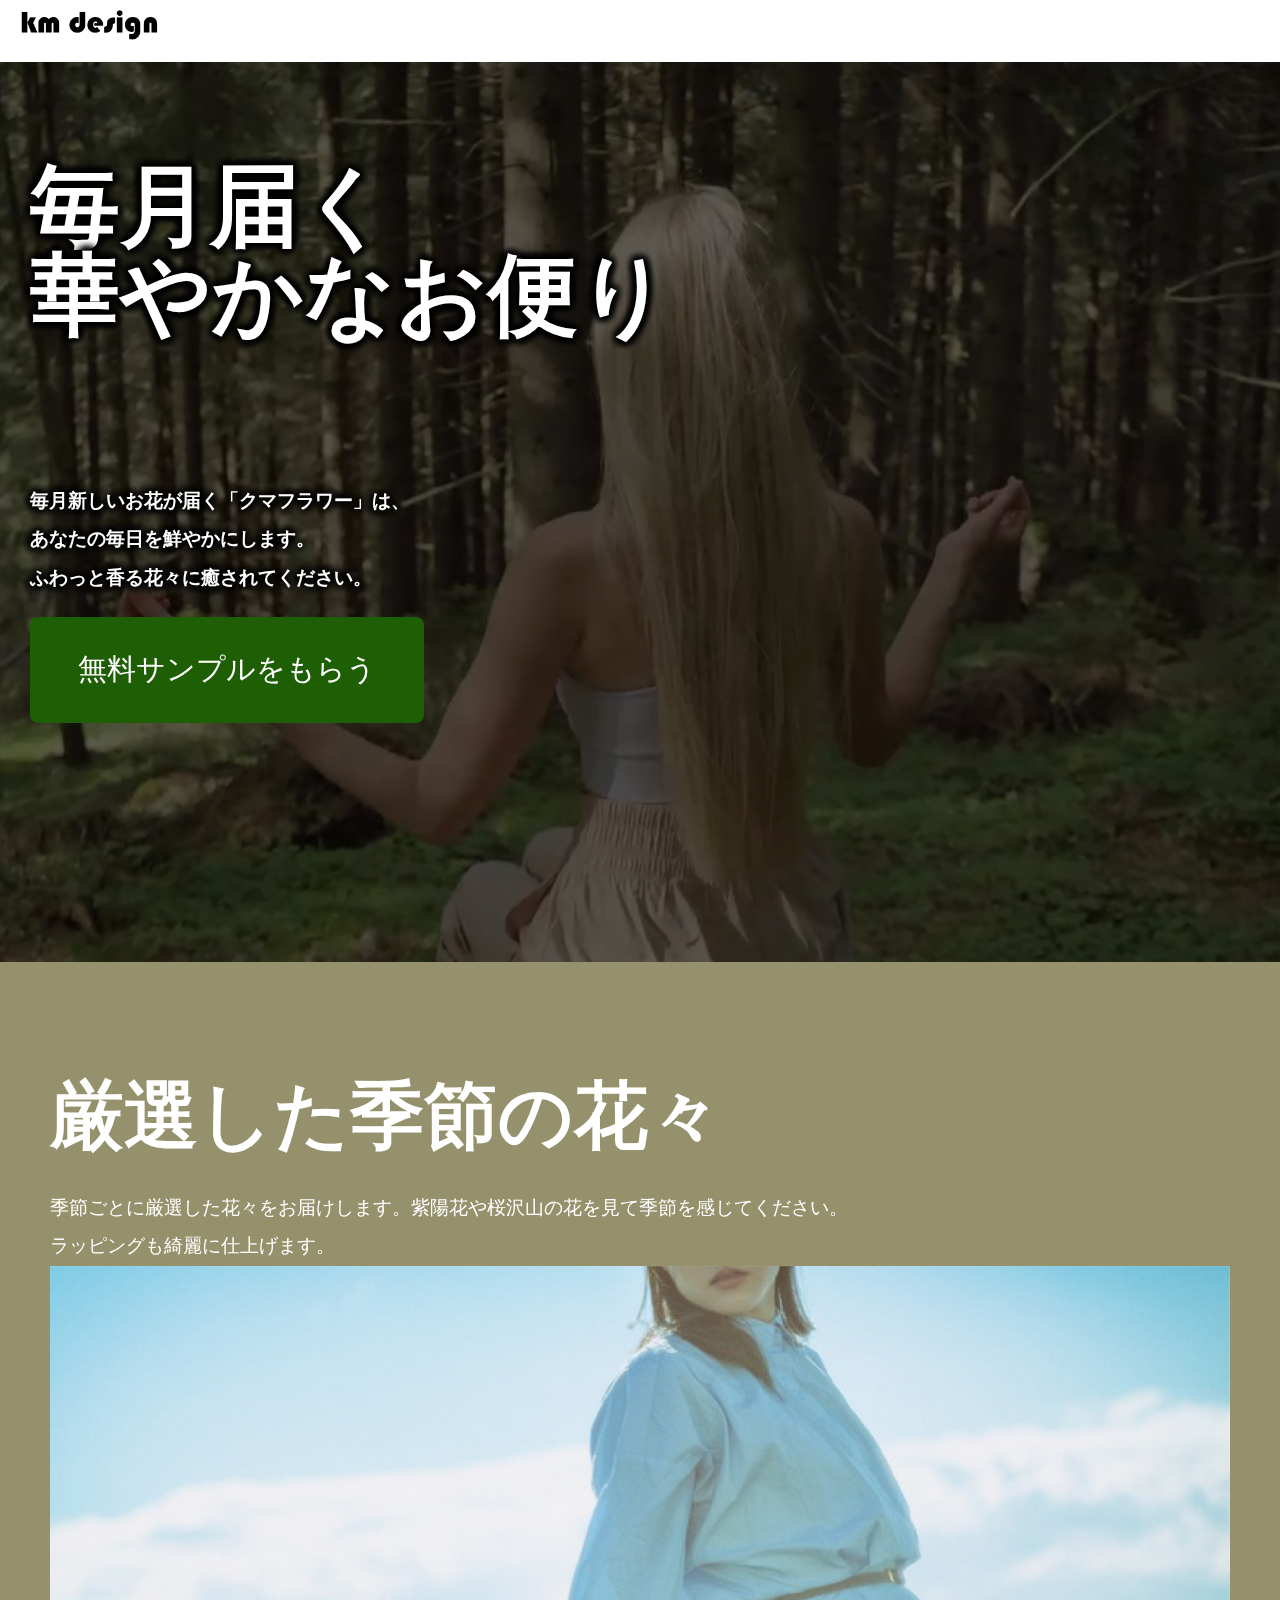
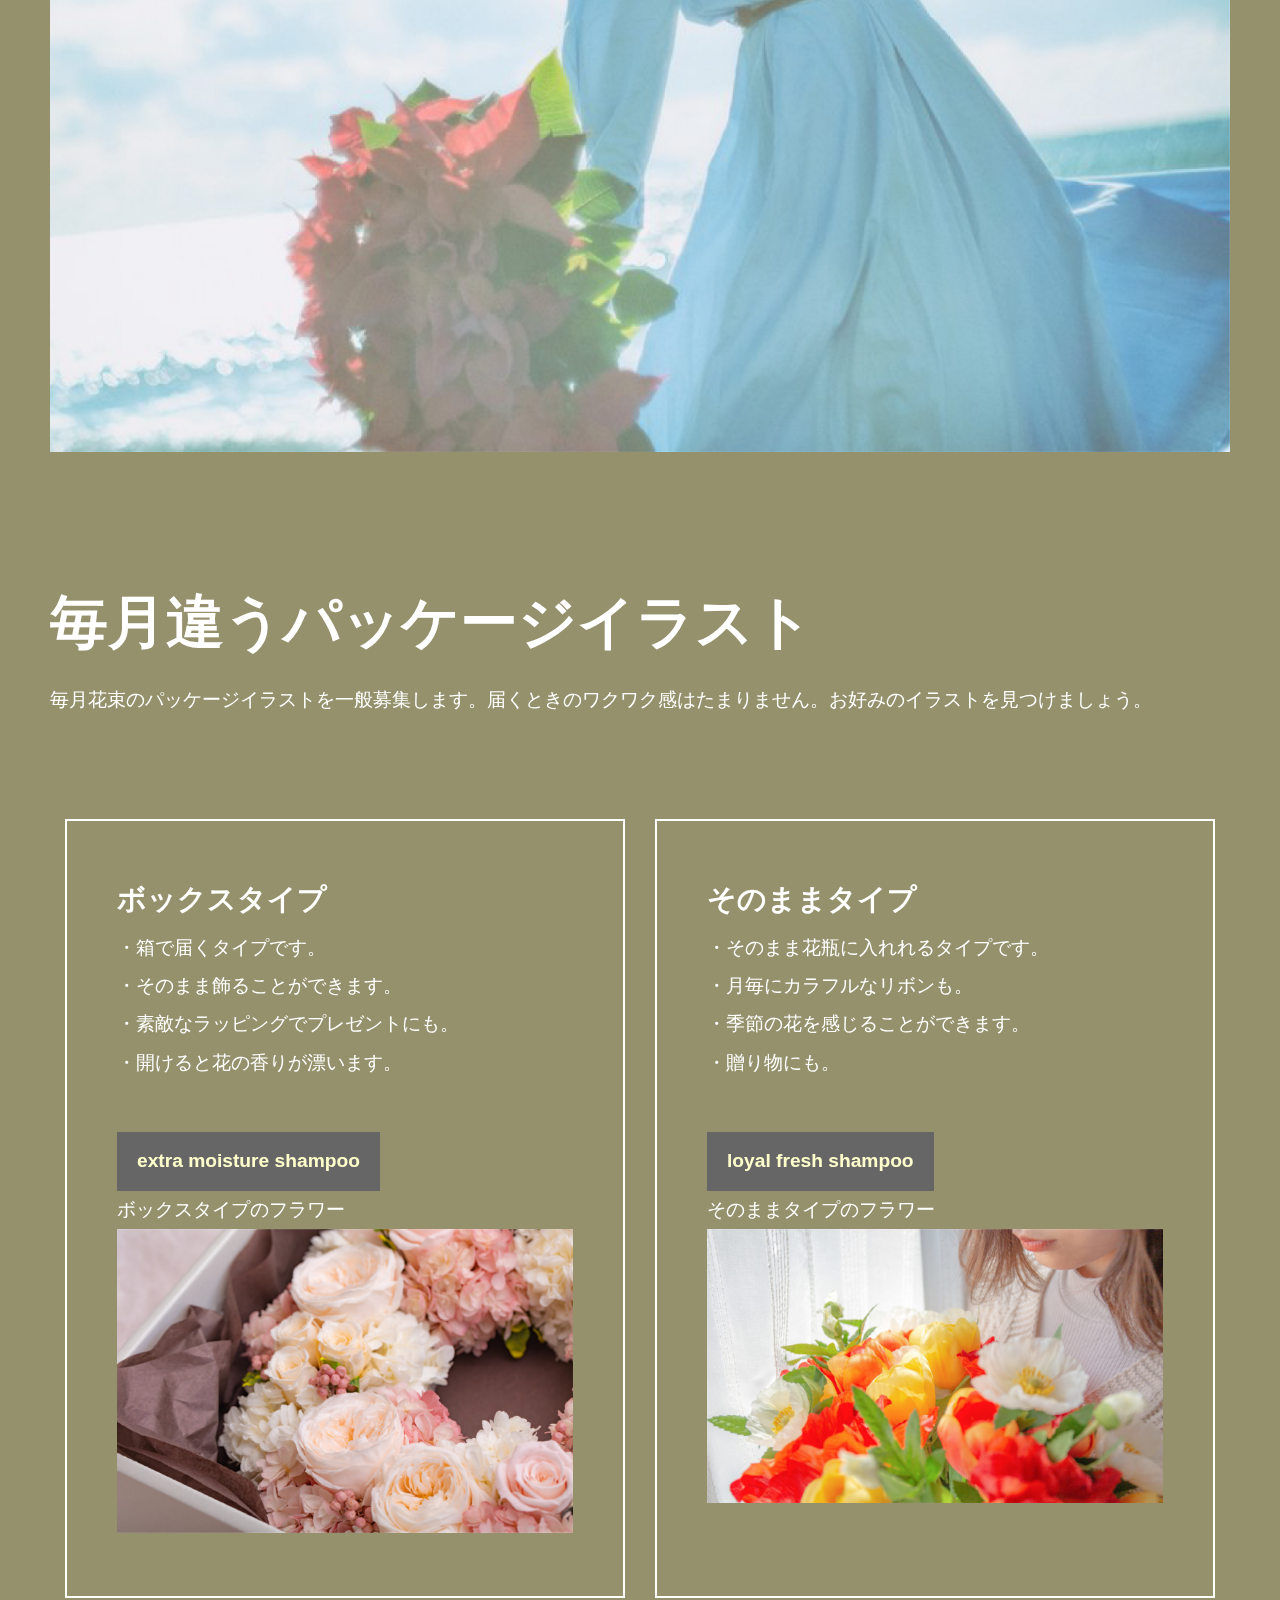
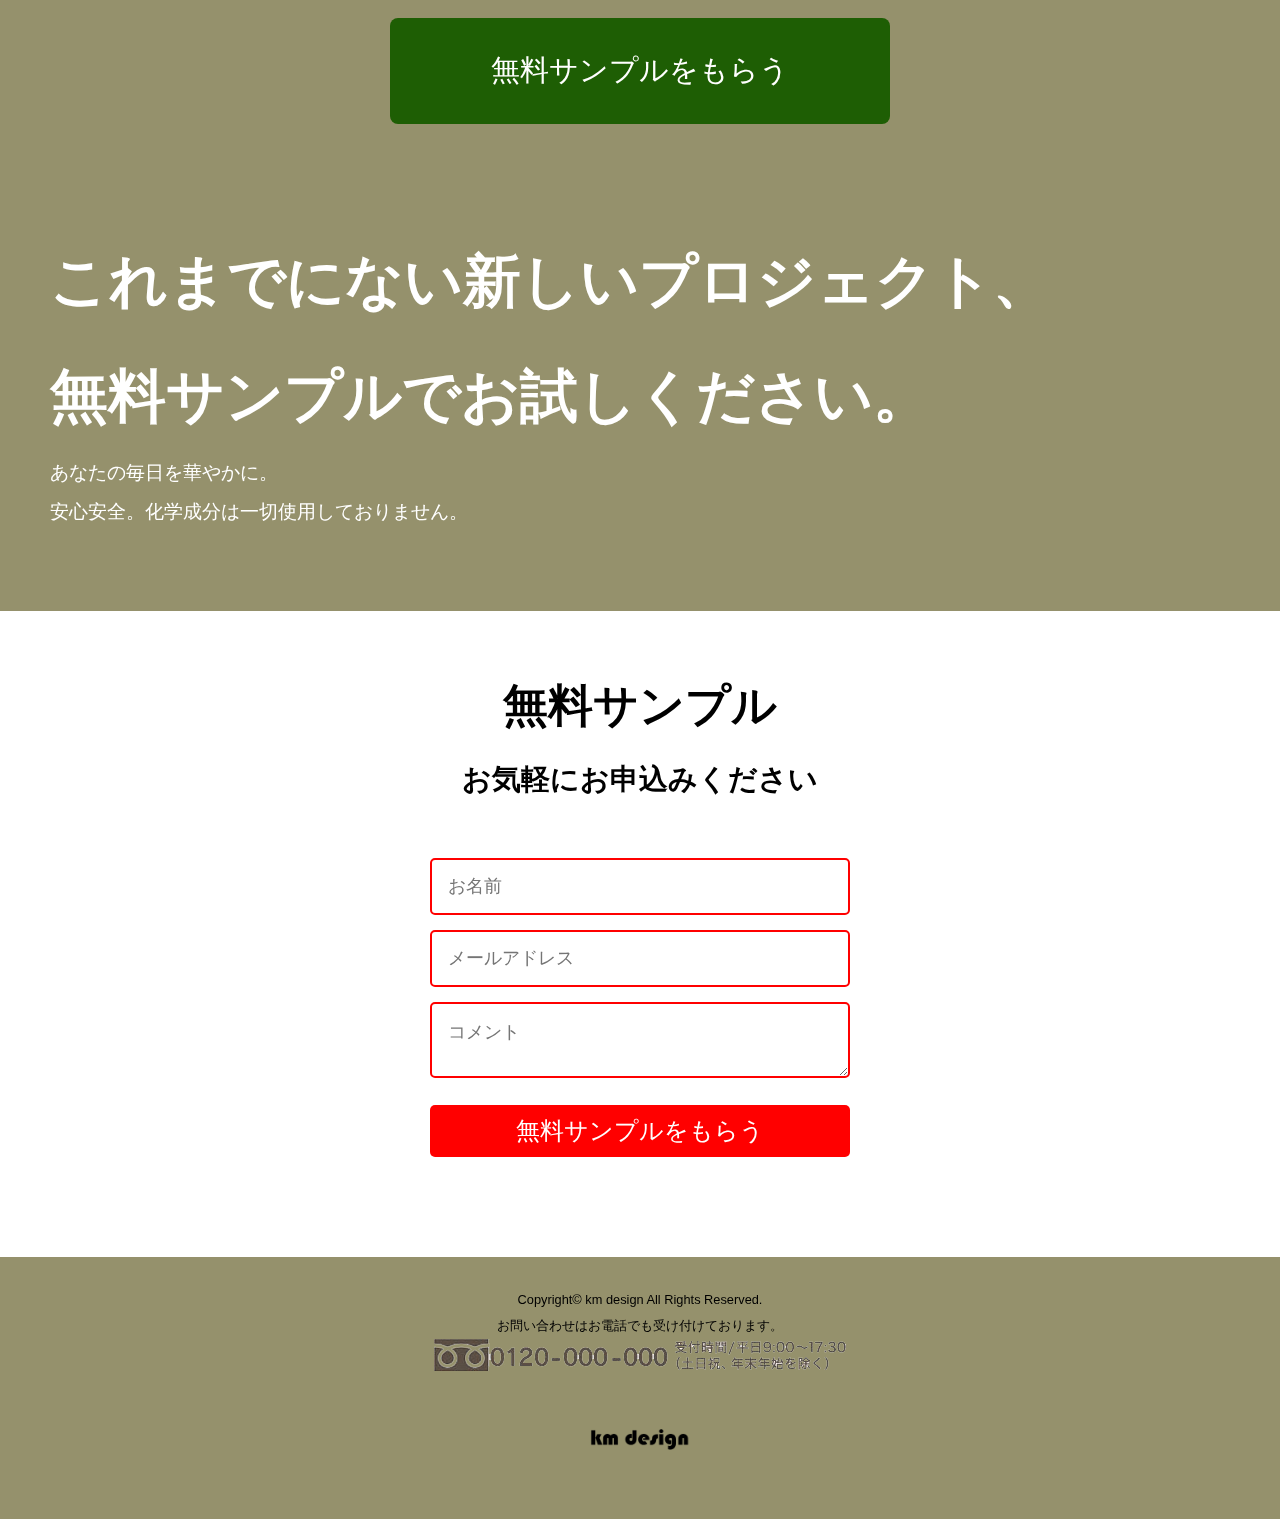
<file: lp_flower_/index.html>
<!DOCTYPE html>
<html lang="ja">
<head>
<meta charset="UTF-8">
<title>毎月届く鮮やかな花束「クマフラワー」</title>
<meta name="viewport" content="width=device-width, initial-scale=1">
<meta name="description" content="業界最安の家庭教師はクマデザイン">
<link rel="stylesheet" href="css/style.css">
</head>

<body>
<div id="container">

<header>
<h1 id="logo"><a href="#"><img src="images/logo.png" alt="km design"></a></h1>
</header>


<main>
	<section>
	<div class="mainLayer">
		<div class="layer-txt txt-fuchi">毎月届く<br />華やかなお便り</div>
		<div class="mainVideo">
			<video src="images/top-shampoo3.mp4" autoplay loop muted playsinlin></video>
			<!--ここにビデオを配置-->
		</div>
		<div class="layer-btn">
			<p class="txt-fuchi">毎月新しいお花が届く「クマフラワー」は、<br class="break-pc" />
			あなたの毎日を鮮やかにします。<br />
			ふわっと香る花々に癒されてください。</p>
			<div class="btnContactArea">
				<a href="#cta" class="btn_blue"><span class="bl__text">無料サンプルをもらう</span></a>
			</div>
		</div>
	</div><!--/mainLayer-->
	</section>


	<section>
	<div class="problem">
	<h2>厳選した<span class="break-sm">季節の花々</span></h2>
	<p>季節ごとに厳選した花々をお届けします。紫陽花や桜沢山の花を見て季節を感じてください。</p>
	<p>ラッピングも綺麗に仕上げます。</p>
	<p><img src="images/424.jpg" alt="4:2:4" class="ai"></p>

	<h3>毎月違うパッケージイラスト</h3>
	<p>毎月花束のパッケージイラストを一般募集します。届くときのワクワク感はたまりません。お好みのイラストを見つけましょう。</p>

		<div class="yesnoRow">
			<div class="yesnoBox">
			<h4>ボックスタイプ</h4>
				<p>・箱で届くタイプです。</p>
				<p>・そのまま飾ることができます。</p>
				<p>・素敵なラッピングでプレゼントにも。</p>
				<p>・開けると花の香りが漂います。</p>
			<h5>extra moisture shampoo</h5>
				<div class="pointDetail">ボックスタイプのフラワー</div>
				<img src="images/item4.jpg" alt="辛いイメージ">
			</div>
			<div class="yesnoBox">
			<h4>そのままタイプ</h4>
				<p>・そのまま花瓶に入れれるタイプです。</p>
				<p>・月毎にカラフルなリボンも。</p>
				<p>・季節の花を感じることができます。</p>
				<p>・贈り物にも。</p>
			<h5>loyal fresh shampoo</h5>
				<div class="pointDetail">そのままタイプのフラワー</div>
				<img src="images/item2.jpg" alt="楽なイメージ">
			</div>
		</div>

		 <div class="btnContactArea">
			<a href="#cta" class="btn_blue m-auto"><span class="bl__text">無料サンプルをもらう</span></a>
		</div>

	<h3>これまでにない新しいプロジェクト、<br />無料サンプルでお試しください。</h3>
		<p>あなたの毎日を華やかに。</p>
		<p>安心安全。化学成分は一切使用しておりません。</p>
	</div><!--/problem-->
	</section>



	<section id="cta">
	<div class="cta">
	<h2>無料サンプル</h2>
	<h3>お気軽にお申込みください</h3>
			<form>      
			  <input name="name" type="text" class="feedback-input" placeholder="お名前" />   
			  <input name="email" type="text" class="feedback-input" placeholder="メールアドレス" />
			  <textarea name="text" class="feedback-input" placeholder="コメント"></textarea>
			  <input type="submit" value="無料サンプルをもらう"/>
			</form>
	</div><!--/cta-->
	</section>


</main>



<footer>
<small>Copyright&copy; km design All Rights Reserved.</small><br />
お問い合わせはお電話でも受け付けております。
	<div><img src="images/footer_tel.png" alt="telephone"></div>
	<div class="footer-logo"><a href="#"><img src="images/logo.png" alt="km design"></a></div>
</footer>

</div><!--/container-->
</body>
</html>
</file>
<file: lp_flower_/css/style.css>
@charset "utf-8";
* { 
	box-sizing:border-box; 
	margin:0px; 
	padding:0px; 
	font-size:100%; 
}
body {
	margin: 0px;
	padding: 0px;
	color: #000;
	font-family: "游ゴシック Medium", "Yu Gothic Medium", "游ゴシック体", YuGothic, "ヒラギノ角ゴ Pro W3", "Hiragino Kaku Gothic Pro", "メイリオ", Meiryo, "ＭＳ Ｐゴシック", "MS PGothic", sans-serif;
	font-size:18px;
	line-height:2;
	background:#fff;
}
img { 
	border:none; 
	max-width:100%; 
	height:auto; 
}
a	{ 
	color:#666; 
	text-decoration:none; 
	transition:0.3s; 
}

.text-center { 
	text-align:center; 
}
.text-right	{ 
	text-align:right; 
}
.text-left	{ 
	text-align:left; 
}
.m-auto { 
	margin:auto; 
}

#container { 
	max-width:1400px; 
	margin:0 auto; 
	padding:0; 
}
header { 
	padding:10px 20px; 
}
header #logo img { 
	width:140px; 
}
footer { 
	text-align:center; 
	padding:30px 0px 10px; 
	font-size:0.8rem; 
	background:#95916c; 
}
footer .footer-logo { 
	width:100px; 
	margin:50px auto; 
}
/* スマホ用調整 */
@media screen and (max-width:767px){
	#container { 
		width:auto; 
	}
	footer { 
		text-align:center; 
		padding:10px; 
	}
	.break-pc { 
		display:none; 
	}
}


.mainLayer {
	position: relative;
	height: 100vh;
	min-height: 700px;
}
.mainLayer .layer-txt {
	position: absolute;
	top: 100px;
	left: 30px;
	line-height: 1;
	font-size: 5.6rem;
	font-weight: bold;
	color: #fff;
}
.mainVideo {
	position:absolute;
	width: 100%;
	height: 100%;
	overflow: hidden;
	background: url("../images/top-shampoo3.jpg") center/cover;
	z-index: -1;
}
.mainVideo::after {
	position: absolute;
	content: "";
	background:rgba(0,0,0,0.6);
	left:0;
	top: 0;
	right: 0;
	bottom: 0;
}
.mainVideo video {
	position: absolute;
	min-width: 100%;
	min-height: 100%;
	top: 50%;
	left:50%;
	transform: translate(-50%,-50%);
}
.mainLayer .layer-btn {
	position:absolute;
	top: 420px;
	left: 30px;
	padding: 0 30px 0 0;
}
.mainLayer .layer-btn p {
	font-size: 1.2rem;
	font-weight: bold;
	color: #fff;
}
.txt-fuchi { 
	text-shadow:0 0 10px #000,
	0 0 10px #000,
	0 0 10px #000,
	0 0 10px #000,
	0 0 10px #000,
	0 0 10px #000,
	0 0 10px #000,
	0 0 10px #000; 
}
/* スマホ用調整 */
@media screen and (max-width:767px){
	.mainLayer{
		height: 700px;
	}
	.mainLayer .layer-txt {
		font-size: 3.1rem;
		line-height: 1.4;
		left: 10px;
	}
	.mainLayer .layer-btn {
		top:320px;
	}
}


.problem { 
	background:#95916c; 
	font-size:1.2rem; 
	color:#fff; 
	padding:80px 50px; 
}
.problem h2 { 
	font-size:4.6rem; 
	font-weight:bold; 
}
.problem h3 { 
	font-size:3.6rem; 
	font-weight:bold; 
	margin-top:100px; 
}
.problem h4 { 
	font-size:1.8rem; 
	font-weight:bold; 
	color:#fff; 
}
.problem h5 { 
	font-size:1.2rem; 
	font-weight:bold; 
	color:#ffc; 
	background:#666; 
	display:inline-block; 
	padding:10px 20px; 
	margin-top:50px; 
}
.problem img.ai { 
	width:100%; 
}
.problem .yesnoRow { 
	display:flex; 
	justify-content:space-between; 
	margin-top:100px; 
}
.problem .yesnoBox { 
	width:50%; 
	border:solid 2px #fff; 
	padding:50px; 
	margin:0 15px; 
}
.problem .yes { 
	background:#eee; 
	color:#000; 
	border:solid 2px #f00; 
}
.problem .yes h4 { 
	color:#f00; 
}
.problem .yes h5 { 
	background:#f00; 
}
/* スマホ用調整 */
@media screen and (max-width:767px){
	.problem { 
		padding:50px 20px; 
	}
	.problem h2 { 
		font-size:2.4rem; 
		color:#ff0; 
		line-height:1.2; 
		margin-bottom:20px; 
	}
	.problem h3 { 
		font-size:2.2rem; 
		color:#ff0; 
		line-height:1.2; 
		margin-bottom:20px; 
	}
	.problem img.ai { 
		width:100%; 
	}
	.problem .yesnoRow { 
		display:block; 
	}
	.problem .yesnoBox { 
		width:100%; 
		padding:20px; 
		margin:0 0 50px 0; 
	}
}


.cta {
	padding:50px 30px; 
}
.cta h2 { 
	font-size:2.8rem; 
	font-weight:bold; 
	text-align:center; 
}
.cta h3 { 
	font-size:1.8rem; 
	font-weight:bold; 
	text-align:center; 
}
.cta p { 
	text-align:center; 
}
.cta form { 
	max-width:420px; 
	margin:50px auto; 
}
.cta .feedback-input { 
	border-radius:5px; 
	border:2px solid #f00; 
	padding:16px; 
	margin-bottom:15px; 
	width:100%; 
}
.cta .feedback-input:focus { 
	border:2px solid #000; 
}
.ct textarea { 
	height:150px; 
	line-height:150%; 
	resize:vertical; 
}
[type="submit"] { 
	width:100%; 
	background:#f00; 
	border-radius:5px; 
	border:0; cursor:pointer;
	color:#fff; 
	font-size:24px; 
	padding:10px 0px; 
	transition:all 0.3s; 
}
[type="submit"]:hover { 
	background:#000; 
}
/* スマホ用調整 */
@media screen and (max-width:767px){
	.cta { 
		padding:30px 20px; 
	}
	.cta h2 { 
		font-size:1.8rem; 
	}
	.cta h3 { 
		font-size:1.6rem; 
	}
}


.btnContactArea { 
	margin:20px 0;
}
.btnContactArea a.btn_blue { 
	display:block; 
	padding:1.5rem 3.0rem; 
	border-radius:8px; 
	transition:0.3s; 
	max-width:500px; 
	background:#1e5e04; 
}
.btnContactArea a.btn_blue span.bl__text { 
	display:block; 
	position:relative; 
	text-align:center; 
	color:#fff; 
	font-size:1.8rem; 
}
a.btn_blue:hover { 
	background:#32a303; 
}
/* スマホ用調整 */
@media screen and (max-width:767px){
	.btnContactArea a.btn_blue { 
		max-width:100%; 
		padding:1.5rem 1.2rem; 
	}
	.btnContactArea a.btn_blue span.bl__text { 
		font-size:1.2rem; 
	}
}
</file>
